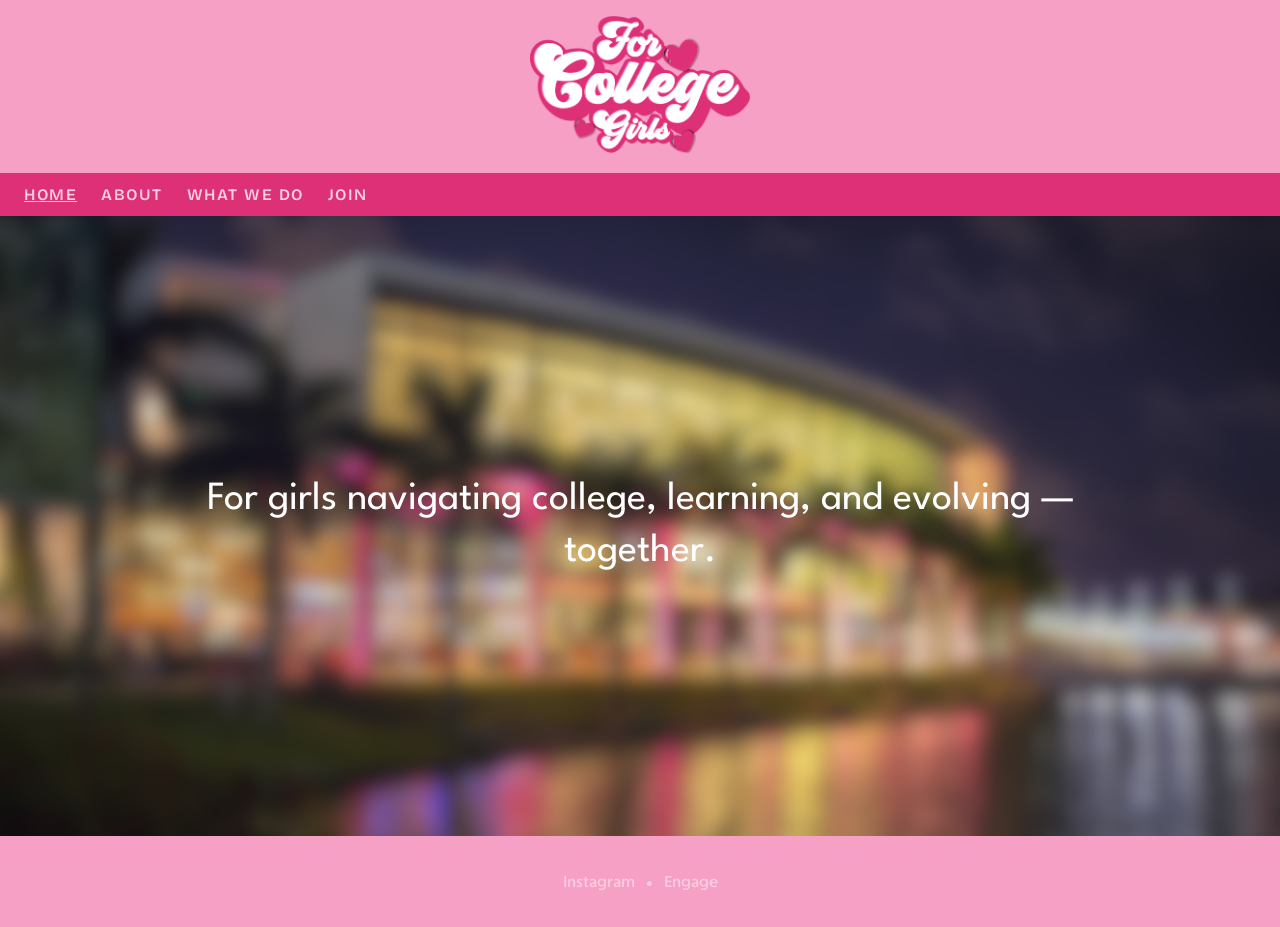
<file: index.html>
<!DOCTYPE html>
<html lang="en">
<head>
  <meta charset="utf-8">
  <title>For College Girls UM</title>

  <!-- Google Fonts -->
  <link rel="preconnect" href="https://fonts.googleapis.com">
  <link rel="preconnect" href="https://fonts.gstatic.com" crossorigin>
  <link href="https://fonts.googleapis.com/css2?family=Bricolage+Grotesque:opsz,wght@12..96,200..800&family=Crimson+Pro:ital,wght@0,200..900;1,200..900&family=League+Spartan:wght@100..900&family=TASA+Explorer:wght@400..800&display=swap" rel="stylesheet">

  <link rel="stylesheet" href="css/finalstyle.css">
</head>

<body class="home">

<!------------------------------------------->
<!--        top of the page with logo      -->
<!------------------------------------------->
<header class="site-header">
    <div></div> <!-- empty space to put the logo in -->
  
    <a href="index.html">
      <img
        src="images/forcollegegirls-logo.png"
        alt="For College Girls UM logo"
        class="site-logo"
      >
    </a>
  
    <div></div> <!-- empty space again-->
  </header>
  

<!-------------------------------------->
<!--             navigation           -->
<!-------------------------------------->
<nav class="site-nav">
  <ul>
    <li><a class="current" href="index.html">HOME</a></li>
    <li><a href="about.html">ABOUT</a></li>
    <li><a href="mission.html">WHAT WE DO</a></li>
    <li><a href="contact.html">JOIN</a></li>
  </ul>
</nav>

<!-------------------------------------->
<!--          main page content       -->
<!-------------------------------------->
<main>
  <section class="homepage-banner">
    <p>For girls navigating college, learning, and evolving — together.</p>
  </section>
</main>

<!-------------------------------------->
<!--            bottom band           -->
<!-------------------------------------->
<footer class="site-footer">
    <p class="footer-links">
      <a href="https://www.instagram.com/forcollegegirlsum/">Instagram</a>
      <span class="divider">•</span>
      <a href="https://miami.campuslabs.com/engage/organization/forcollegegirls">Engage</a>
    </p>
  </footer>
  

</body>
</html>
</file>
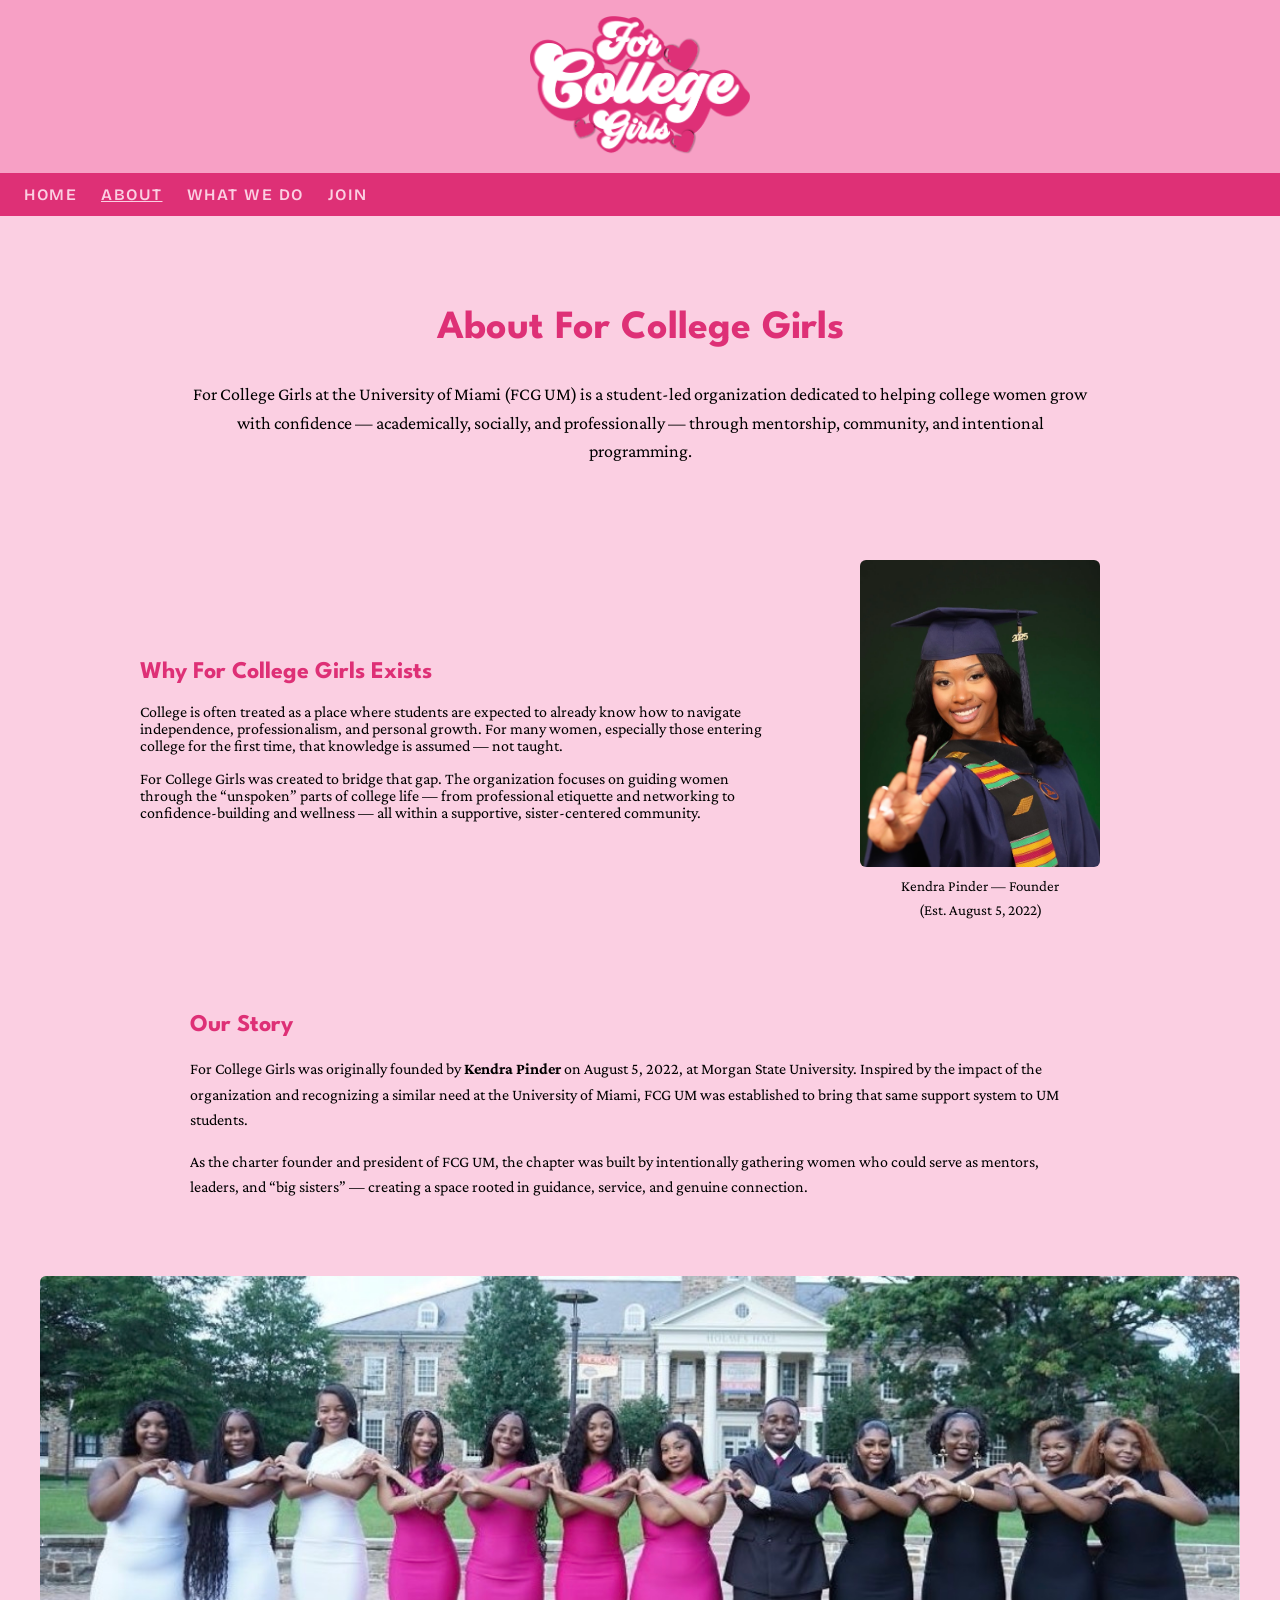
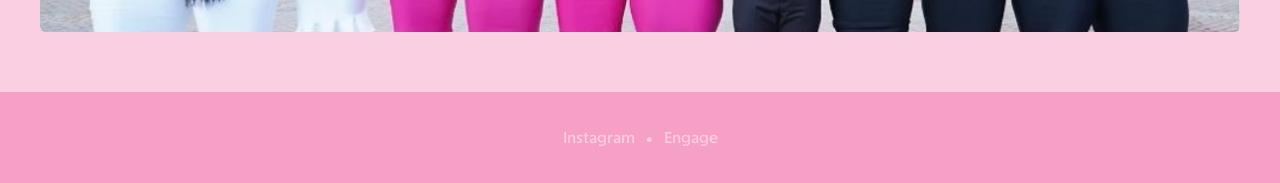
<file: about.html>
<!DOCTYPE html>
<html lang="en">
<head>
  <meta charset="utf-8">
  <title>About | For College Girls UM</title>

  <!-- Google Fonts -->
  <link rel="preconnect" href="https://fonts.googleapis.com">
  <link rel="preconnect" href="https://fonts.gstatic.com" crossorigin>
  <link href="https://fonts.googleapis.com/css2?family=Bricolage+Grotesque:opsz,wght@12..96,200..800&family=Crimson+Pro:ital,wght@0,200..900;1,200..900&family=League+Spartan:wght@100..900&family=TASA+Explorer:wght@400..800&display=swap" rel="stylesheet">

  <link rel="stylesheet" href="css/finalstyle.css">
</head>

<body>

<!------------------------------------------->
<!--        top of the page with logo      -->
<!------------------------------------------->
<header class="site-header">
  <div></div> <!-- empty space to put the logo in -->

  <a href="index.html">
    <img
      src="images/forcollegegirls-logo.png"
      alt="For College Girls UM logo"
      class="site-logo"
    >
  </a>

  <div></div> <!-- empty space again-->
</header>

<!-------------------------------------->
<!--            navigation            -->
<!-------------------------------------->
<nav class="site-nav">
  <ul>
    <li><a href="index.html">HOME</a></li>
    <li><a class="current" href="about.html">ABOUT</a></li>
    <li><a href="mission.html">WHAT WE DO</a></li>
    <li><a href="contact.html">JOIN</a></li>
  </ul>
</nav>

<!-------------------------------------->
<!--           about content          -->
<!-------------------------------------->
<main class="about-page">

  <section class="about-intro">
    <h1>About For College Girls</h1>
    <p>
      For College Girls at the University of Miami (FCG UM) is a student-led organization
      dedicated to helping college women grow with confidence — academically, socially,
      and professionally — through mentorship, community, and intentional programming.
    </p>
  </section>

  <section class="about-founder">
    <div class="about-text">
      <h2>Why For College Girls Exists</h2>
      <p>
        College is often treated as a place where students are expected to already know how
        to navigate independence, professionalism, and personal growth. For many women,
        especially those entering college for the first time, that knowledge is assumed — not taught.
      </p>
      <p>
        For College Girls was created to bridge that gap. The organization focuses on guiding women
        through the “unspoken” parts of college life — from professional etiquette and networking
        to confidence-building and wellness — all within a supportive, sister-centered community.
      </p>
    </div>

    <figure class="founder-image">
        <img src="images/founder-headshot.jpg" alt="Kendra Pinder, Founder of For College Girls">
        <figcaption>Kendra Pinder — Founder </figcaption>
            <figcaption>(Est. August 5, 2022)</figcaption>
      </figure>
      
  </section>

  <section class="about-history">
    <h2>Our Story</h2>
    <p>
      For College Girls was originally founded by <strong>Kendra Pinder</strong> on August 5, 2022,
      at Morgan State University. Inspired by the impact of the organization and recognizing a
      similar need at the University of Miami, FCG UM was established to bring that same
      support system to UM students.
    </p>
    <p>
      As the charter founder and president of FCG UM, the chapter was built by intentionally
      gathering women who could serve as mentors, leaders, and “big sisters” — creating a space
      rooted in guidance, service, and genuine connection.
    </p>
  </section>

  <section class="about-eboard">
    <img src="images/founding-eboard.jpg" alt="Founding executive board of For College Girls UM">
  </section>

</main>

<!-------------------------------------->
<!--           bottom band            -->
<!-------------------------------------->
<footer class="site-footer">
  <p class="footer-links">
    <a href="https://www.instagram.com/forcollegegirlsum/">Instagram</a>
    <span class="divider">•</span>
    <a href="https://miami.campuslabs.com/engage/organization/forcollegegirls">Engage</a>
  </p>
</footer>

</body>
</html>
</file>
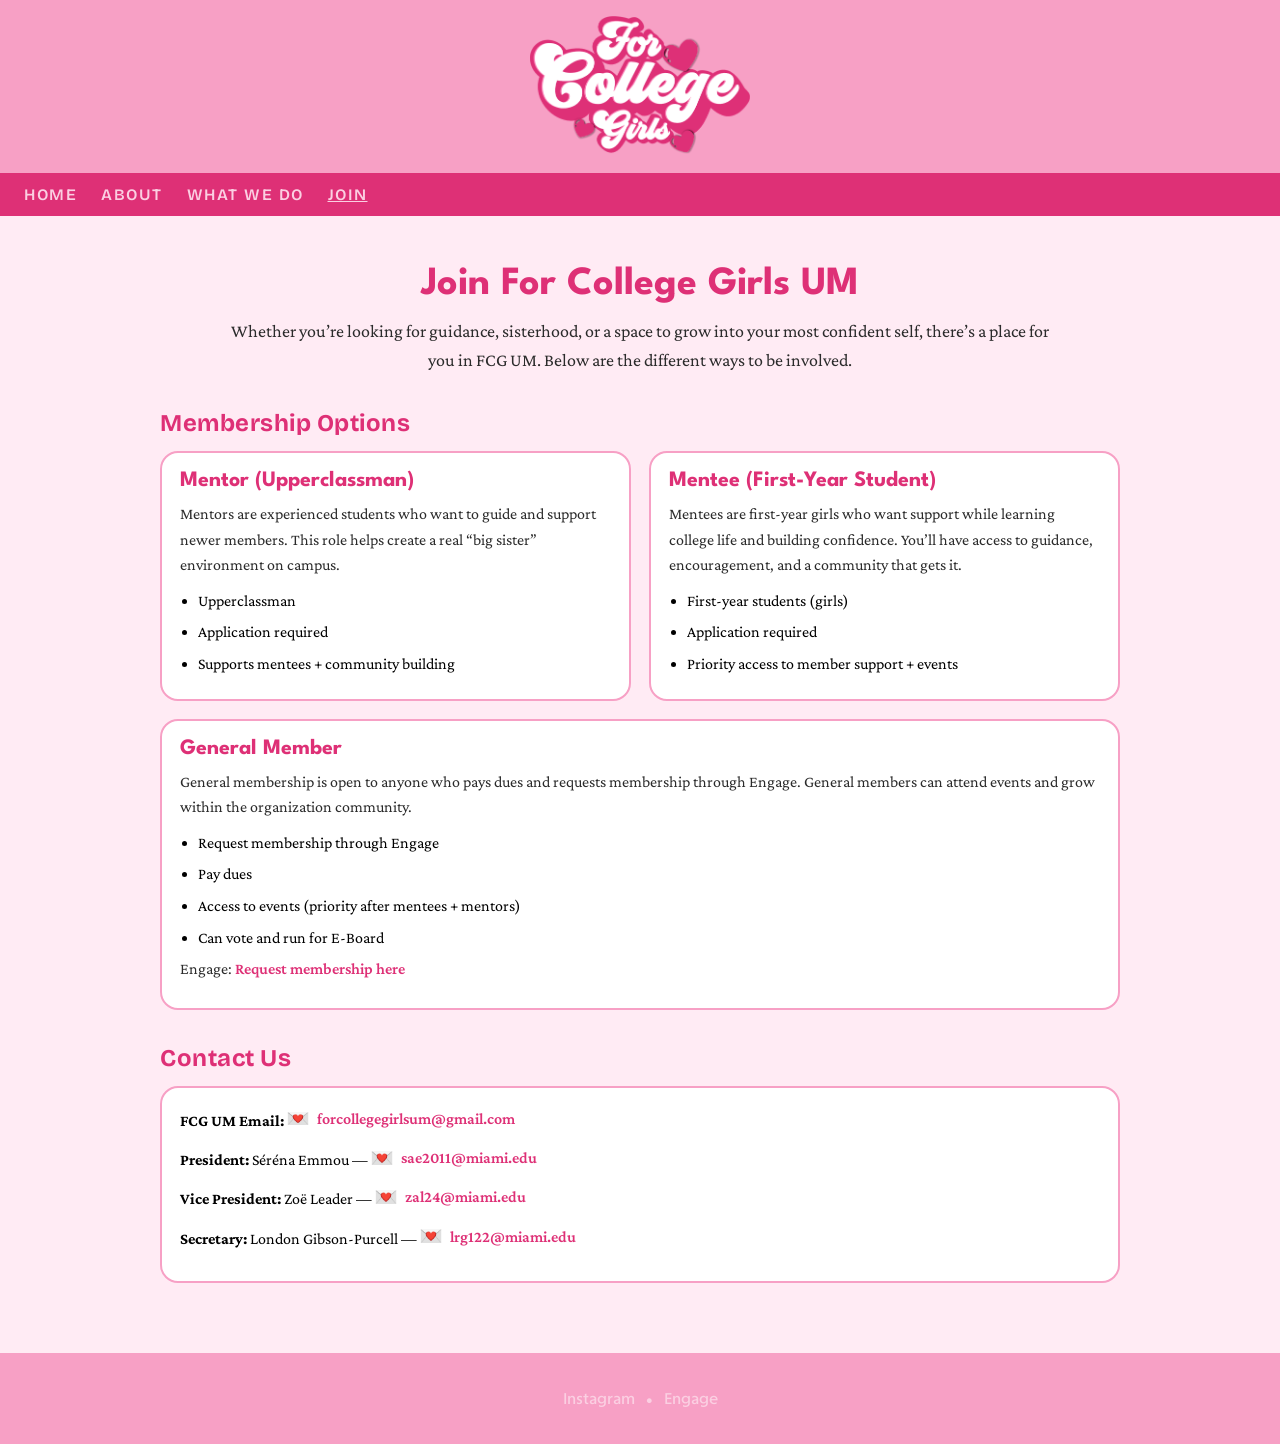
<file: contact.html>
<!DOCTYPE html>
<html lang="en">
<head>
  <meta charset="utf-8">
  <title>Join | For College Girls UM</title>

  <!-- Google Fonts -->
  <link rel="preconnect" href="https://fonts.googleapis.com">
  <link rel="preconnect" href="https://fonts.gstatic.com" crossorigin>
  <link href="https://fonts.googleapis.com/css2?family=Bricolage+Grotesque:opsz,wght@12..96,200..800&family=Crimson+Pro:ital,wght@0,200..900;1,200..900&family=League+Spartan:wght@100..900&family=TASA+Explorer:wght@400..800&display=swap" rel="stylesheet">

  <!-- One stylesheet for entire site -->
  <link rel="stylesheet" href="css/finalstyle.css">
</head>

<body>

<!------------------------------------------->
<!--        top of the page with logo      -->
<!------------------------------------------->
<header class="site-header">
  <div></div> <!-- empty space to put the logo in -->

  <a href="index.html">
    <img
      src="images/forcollegegirls-logo.png"
      alt="For College Girls UM logo"
      class="site-logo"
    >
  </a>

  <div></div> <!-- empty space again-->
</header>

<!-------------------------------------->
<!--            navigation            -->
<!-------------------------------------->
<nav class="site-nav">
  <ul>
    <li><a href="index.html">HOME</a></li>
    <li><a href="about.html">ABOUT</a></li>
    <li><a href="mission.html">WHAT WE DO</a></li>
    <li><a class="current" href="contact.html">JOIN</a></li>
  </ul>
</nav>

<!-------------------------------------->
<!--         main page content        -->
<!-------------------------------------->
<main class="join-page">

  <!-------------------------------------->
  <!--              intro               -->
  <!-------------------------------------->
  <section class="join-wrap">
    <h1 class="join-title">Join For College Girls UM</h1>
    <p class="join-intro">
      Whether you’re looking for guidance, sisterhood, or a space to grow into your most confident self,
      there’s a place for you in FCG UM. Below are the different ways to be involved.
    </p>

    <!-------------------------------------->
    <!--         membership options       -->
    <!-------------------------------------->
    <section class="join-section">
      <h2 class="join-heading">Membership Options</h2>

      <div class="join-grid">

        <article class="join-card">
          <h3>Mentor (Upperclassman)</h3>
          <p>
            Mentors are experienced students who want to guide and support newer members.
            This role helps create a real “big sister” environment on campus.
          </p>
          <ul>
            <li>Upperclassman</li>
            <li>Application required</li>
            <li>Supports mentees + community building</li>
          </ul>
        </article>

        <article class="join-card">
          <h3>Mentee (First-Year Student)</h3>
          <p>
            Mentees are first-year girls who want support while learning college life and building confidence.
            You’ll have access to guidance, encouragement, and a community that gets it.
          </p>
          <ul>
            <li>First-year students (girls)</li>
            <li>Application required</li>
            <li>Priority access to member support + events</li>
          </ul>
        </article>

        <article class="join-card wide">
          <h3>General Member</h3>
          <p>
            General membership is open to anyone who pays dues and requests membership through Engage.
            General members can attend events and grow within the organization community.
          </p>
          <ul>
            <li>Request membership through Engage</li>
            <li>Pay dues</li>
            <li>Access to events (priority after mentees + mentors)</li>
            <li>Can vote and run for E-Board</li>
          </ul>

          <p class="join-linkline">
            Engage: 
            <a href="https://miami.campuslabs.com/engage/organization/forcollegegirls">Request membership here</a>
          </p>
        </article>

      </div>
    </section>

    <!-------------------------------------->
    <!--            contacts              -->
    <!-------------------------------------->
    <section class="join-section">
      <h2 class="join-heading">Contact Us</h2>

      <div class="contact-card">
        <p class="contact-line">
          <strong>FCG UM Email:</strong>
          <a class="email-link" href="mailto:forcollegegirlsum@gmail.com">
            <img class="mail-emoji" src="images/love-letter-emoji.png" alt="Love letter emoji">
            forcollegegirlsum@gmail.com
          </a>
        </p>

        <p class="contact-line">
          <strong>President:</strong> Séréna Emmou —
          <a class="email-link" href="mailto:sae2011@miami.edu">
            <img class="mail-emoji" src="images/love-letter-emoji.png" alt="Love letter emoji">
            sae2011@miami.edu
          </a>
        </p>

        <p class="contact-line">
          <strong>Vice President:</strong> Zoë Leader —
          <a class="email-link" href="mailto:zal24@miami.edu">
            <img class="mail-emoji" src="images/love-letter-emoji.png" alt="Love letter emoji">
            zal24@miami.edu
          </a>
        </p>

        <p class="contact-line">
          <strong>Secretary:</strong> London Gibson-Purcell —
          <a class="email-link" href="mailto:lrg122@miami.edu">
            <img class="mail-emoji" src="images/love-letter-emoji.png" alt="Love letter emoji">
            lrg122@miami.edu
          </a>
        </p>
      </div>
    </section>

  </section>
</main>

<!-------------------------------------->
<!--            bottom band           -->
<!-------------------------------------->
<footer class="site-footer">
  <p class="footer-links">
    <a href="https://www.instagram.com/forcollegegirlsum/">Instagram</a>
    <span class="divider">•</span>
    <a href="https://miami.campuslabs.com/engage/organization/forcollegegirls">Engage</a>
  </p>
</footer>

</body>
</html>
</file>
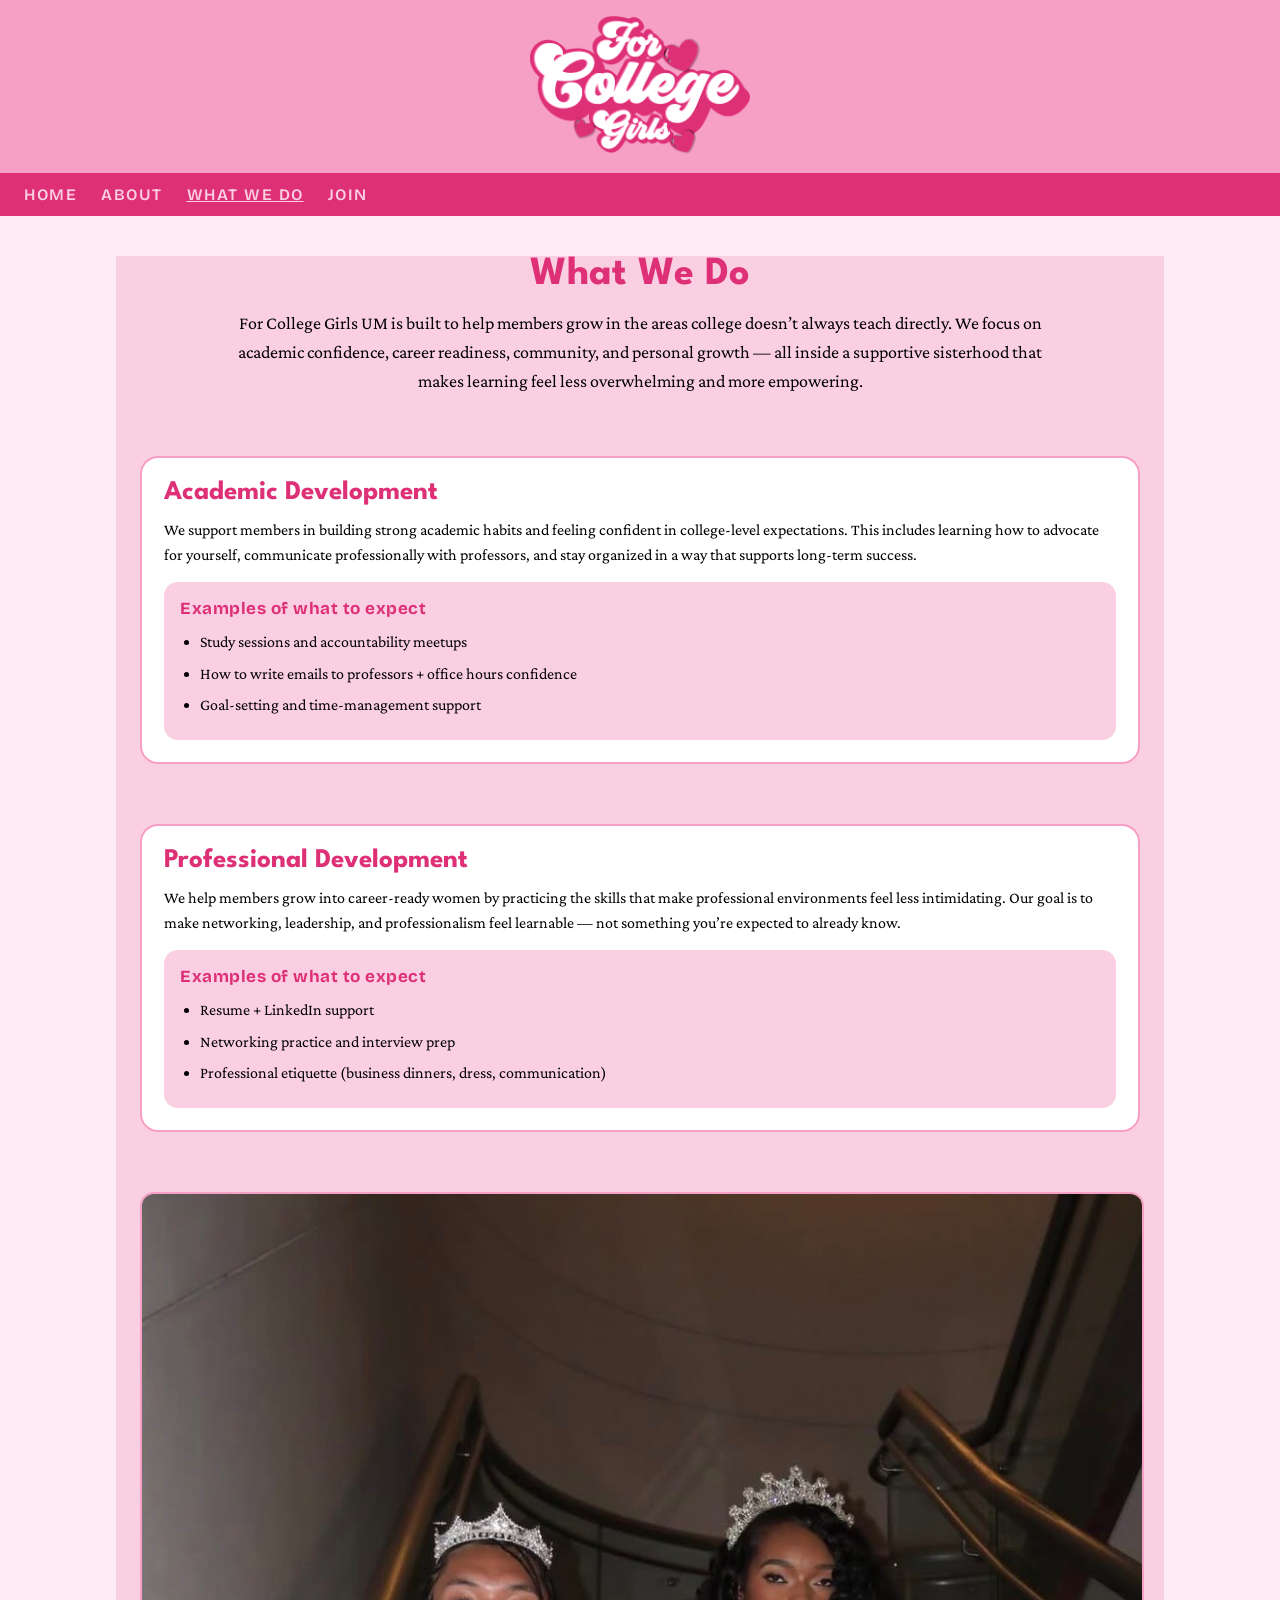
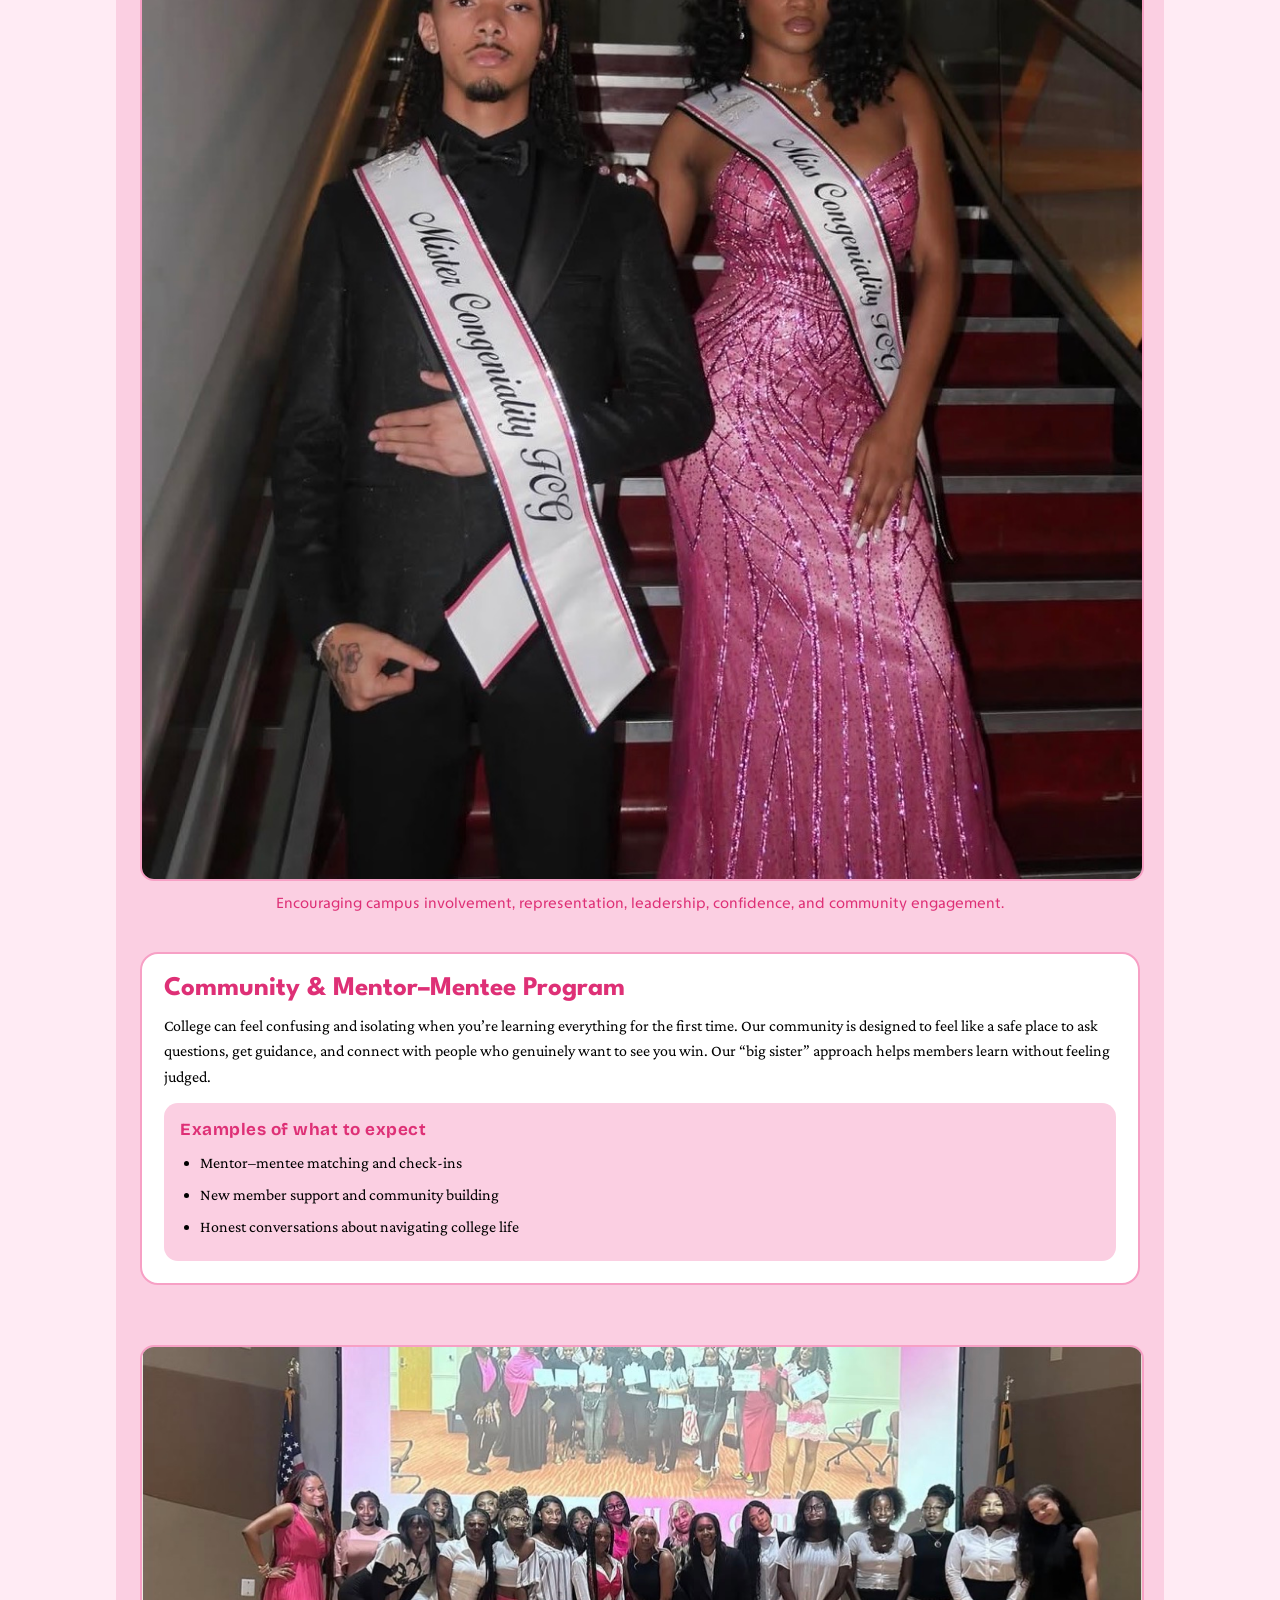
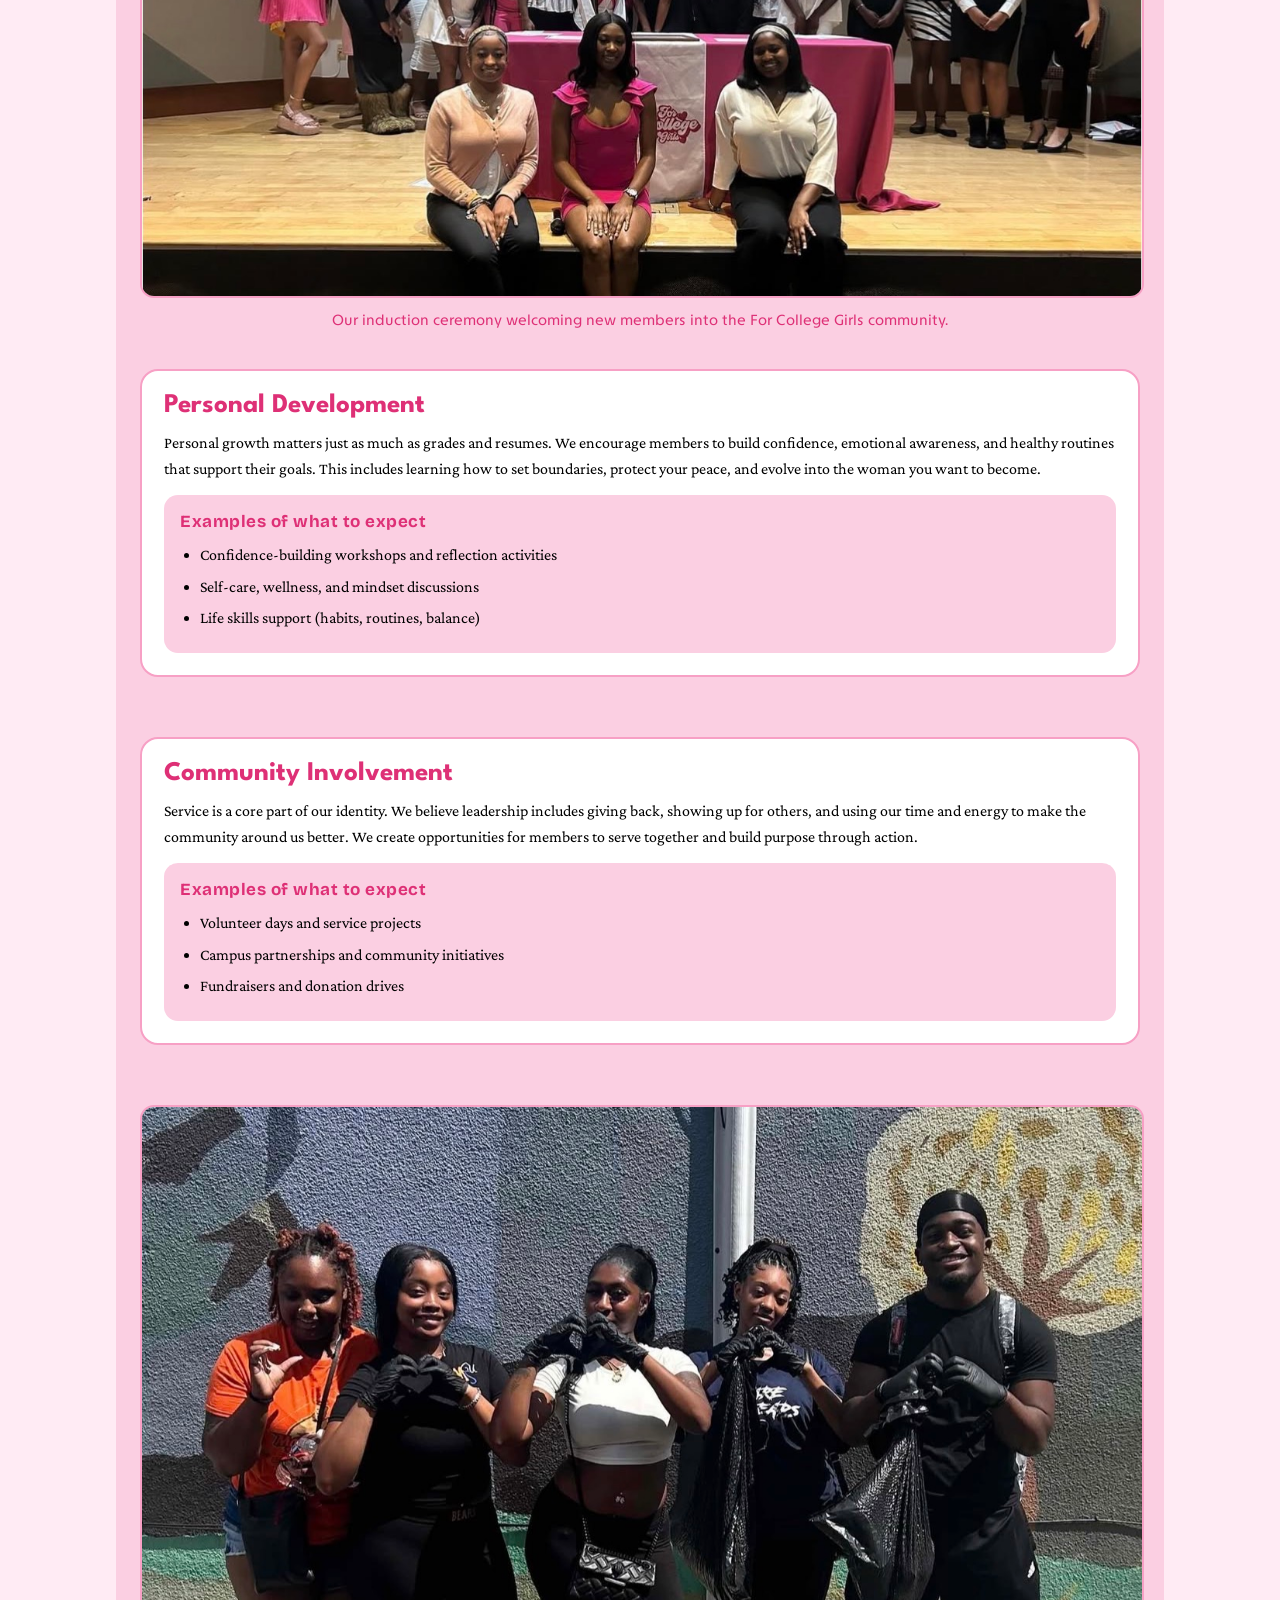
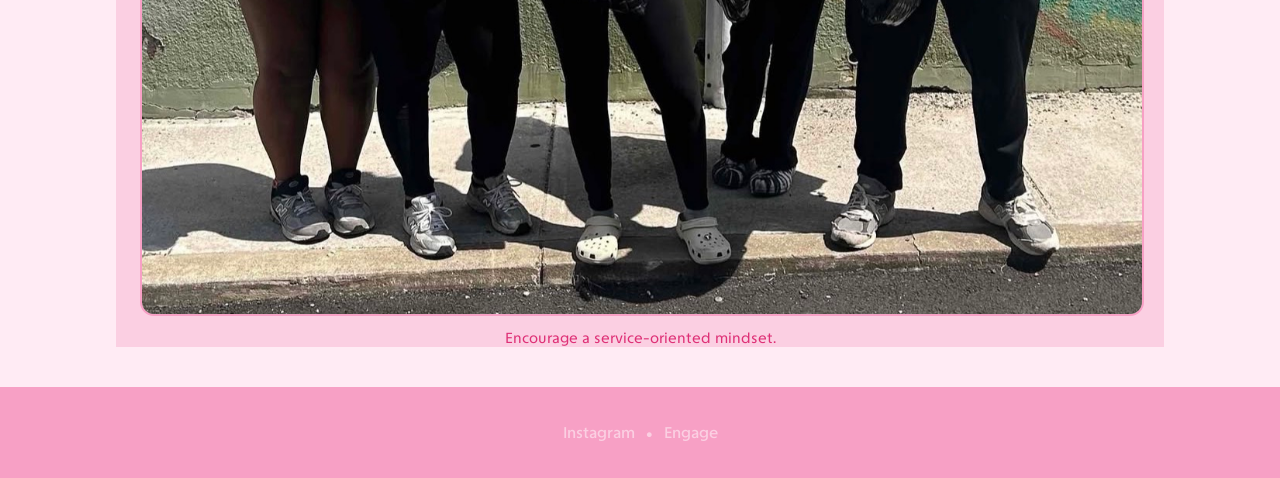
<file: mission.html>
<!DOCTYPE html>
<html lang="en">
<head>
  <meta charset="utf-8">
  <title>What We Do | For College Girls UM</title>

  <!-- Google Fonts -->
  <link rel="preconnect" href="https://fonts.googleapis.com">
  <link rel="preconnect" href="https://fonts.gstatic.com" crossorigin>
  <link href="https://fonts.googleapis.com/css2?family=Bricolage+Grotesque:opsz,wght@12..96,200..800&family=Crimson+Pro:ital,wght@0,200..900;1,200..900&family=League+Spartan:wght@100..900&family=TASA+Explorer:wght@400..800&display=swap" rel="stylesheet">

  <link rel="stylesheet" href="css/finalstyle.css">
</head>

<body>

<!------------------------------------------->
<!--        top of the page with logo      -->
<!------------------------------------------->
<header class="site-header">
  <div></div> <!-- empty space to put the logo in -->

  <a href="index.html">
    <img
      src="images/forcollegegirls-logo.png"
      alt="For College Girls UM logo"
      class="site-logo"
    >
  </a>

  <div></div> <!-- empty space again-->
</header>

<!-------------------------------------->
<!--             navigation            -->
<!-------------------------------------->
<nav class="site-nav">
  <ul>
    <li><a href="index.html">HOME</a></li>
    <li><a href="about.html">ABOUT</a></li>
    <li><a class="current" href="mission.html">WHAT WE DO</a></li>
    <li><a href="contact.html">JOIN</a></li>
  </ul>
</nav>

<!-------------------------------------->
<!--          main page content        -->
<!-------------------------------------->
<main class="page-content whatwedo-page">

  <!-------------------------------------->
  <!--           page heading           -->
  <!-------------------------------------->
  <section class="page-intro">
    <h1>What We Do</h1>
    <p>
      For College Girls UM is built to help members grow in the areas college doesn’t always teach directly.
      We focus on academic confidence, career readiness, community, and personal growth — all inside a supportive
      sisterhood that makes learning feel less overwhelming and more empowering.
    </p>
  </section>

  <!-------------------------------------->
  <!--      academic development        -->
  <!-------------------------------------->
  <section class="work-section" id="academic">
    <h2>Academic Development</h2>
    <p>
      We support members in building strong academic habits and feeling confident in college-level expectations.
      This includes learning how to advocate for yourself, communicate professionally with professors, and stay
      organized in a way that supports long-term success.
    </p>

    <div class="event-capsule">
      <h3>Examples of what to expect</h3>
      <ul>
        <li>Study sessions and accountability meetups</li>
        <li>How to write emails to professors + office hours confidence</li>
        <li>Goal-setting and time-management support</li>
      </ul>
    </div>
  </section>

  <!-------------------------------------->
  <!--    professional development      -->
  <!-------------------------------------->
  <section class="work-section" id="professional">
    <h2>Professional Development</h2>
    <p>
      We help members grow into career-ready women by practicing the skills that make professional environments feel
      less intimidating. Our goal is to make networking, leadership, and professionalism feel learnable — not something
      you’re expected to already know.
    </p>

    <div class="event-capsule">
      <h3>Examples of what to expect</h3>
      <ul>
        <li>Resume + LinkedIn support</li>
        <li>Networking practice and interview prep</li>
        <li>Professional etiquette (business dinners, dress, communication)</li>
      </ul>
    </div>
  </section>

  <figure class="section-image">
    <img src="images/miss-mister-congeniality.jpg" alt="Members participating in Miss and Mister Congeniality event">
    <figcaption>
      Encouraging campus involvement, representation, leadership, confidence, and community engagement.
    </figcaption>
  </figure>

  <!-------------------------------------->
  <!--  community + mentor-mentee       -->
  <!-------------------------------------->
  <section class="work-section" id="mentor">
    <h2>Community &amp; Mentor–Mentee Program</h2>
    <p>
      College can feel confusing and isolating when you’re learning everything for the first time. Our community is
      designed to feel like a safe place to ask questions, get guidance, and connect with people who genuinely want to
      see you win. Our “big sister” approach helps members learn without feeling judged.
    </p>

    <div class="event-capsule">
      <h3>Examples of what to expect</h3>
      <ul>
        <li>Mentor–mentee matching and check-ins</li>
        <li>New member support and community building</li>
        <li>Honest conversations about navigating college life</li>
      </ul>
    </div>
  </section>

  <figure class="section-image">
    <img src="images/induction.jpg" alt="For College Girls UM induction ceremony">
    <figcaption>
      Our induction ceremony welcoming new members into the For College Girls community.
    </figcaption>
  </figure>

  <!-------------------------------------->
  <!--     personal development         -->
  <!-------------------------------------->
  <section class="work-section" id="personal">
    <h2>Personal Development</h2>
    <p>
      Personal growth matters just as much as grades and resumes. We encourage members to build confidence, emotional
      awareness, and healthy routines that support their goals. This includes learning how to set boundaries, protect
      your peace, and evolve into the woman you want to become.
    </p>

    <div class="event-capsule">
      <h3>Examples of what to expect</h3>
      <ul>
        <li>Confidence-building workshops and reflection activities</li>
        <li>Self-care, wellness, and mindset discussions</li>
        <li>Life skills support (habits, routines, balance)</li>
      </ul>
    </div>
  </section>

  <!-------------------------------------->
  <!--     community involvement        -->
  <!-------------------------------------->
  <section class="work-section" id="service">
    <h2>Community Involvement</h2>
    <p>
      Service is a core part of our identity. We believe leadership includes giving back, showing up for others, and
      using our time and energy to make the community around us better. We create opportunities for members to serve
      together and build purpose through action.
    </p>

    <div class="event-capsule">
      <h3>Examples of what to expect</h3>
      <ul>
        <li>Volunteer days and service projects</li>
        <li>Campus partnerships and community initiatives</li>
        <li>Fundraisers and donation drives</li>
      </ul>
    </div>
  </section>

  <figure class="section-image">
    <img src="images/community-cleanup.jpg" alt="Members participating in a community cleanup service event">
    <figcaption>
        Encourage a service-oriented mindset.
    </figcaption>
  </figure>

</main>

<!-------------------------------------->
<!--            bottom band           -->
<!-------------------------------------->
<footer class="site-footer">
  <p class="footer-links">
    <a href="https://www.instagram.com/forcollegegirlsum/">Instagram</a>
    <span class="divider">•</span>
    <a href="https://miami.campuslabs.com/engage/organization/forcollegegirls">Engage</a>
  </p>
</footer>

</body>
</html>
</file>
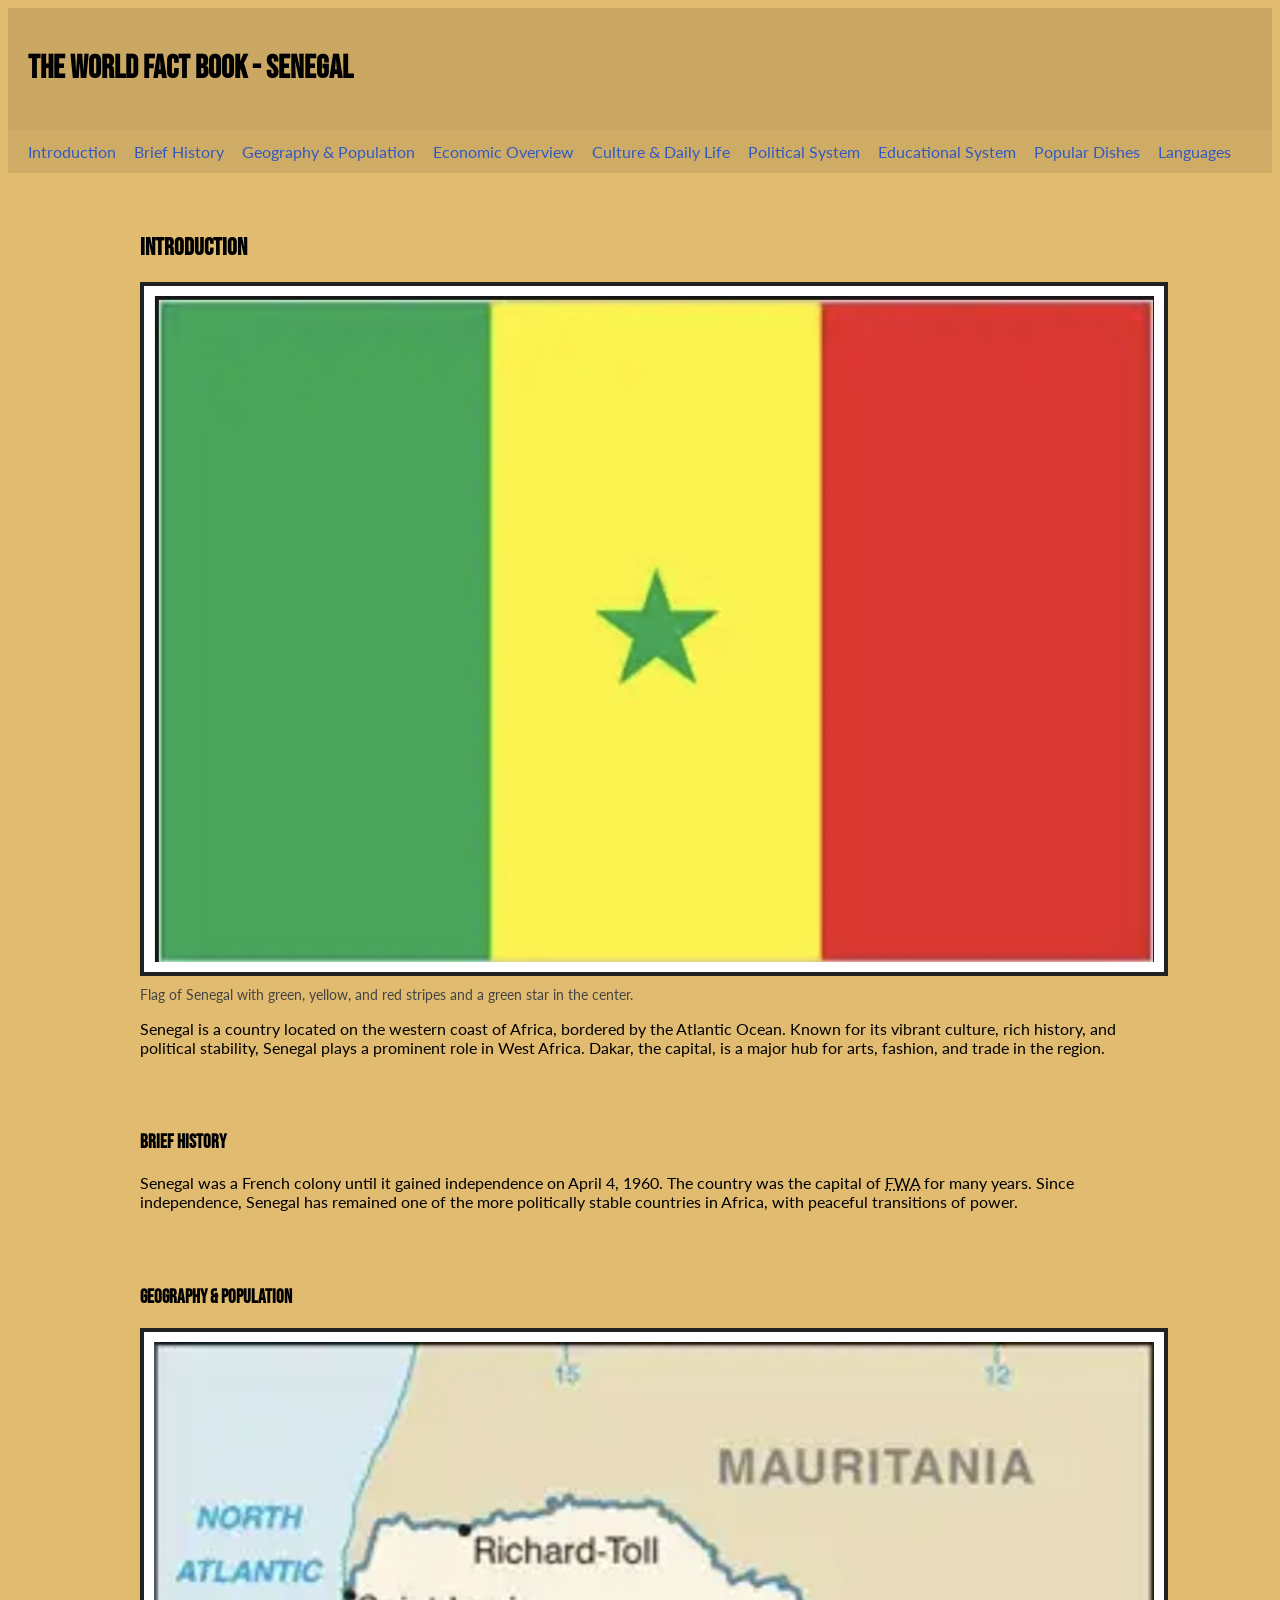
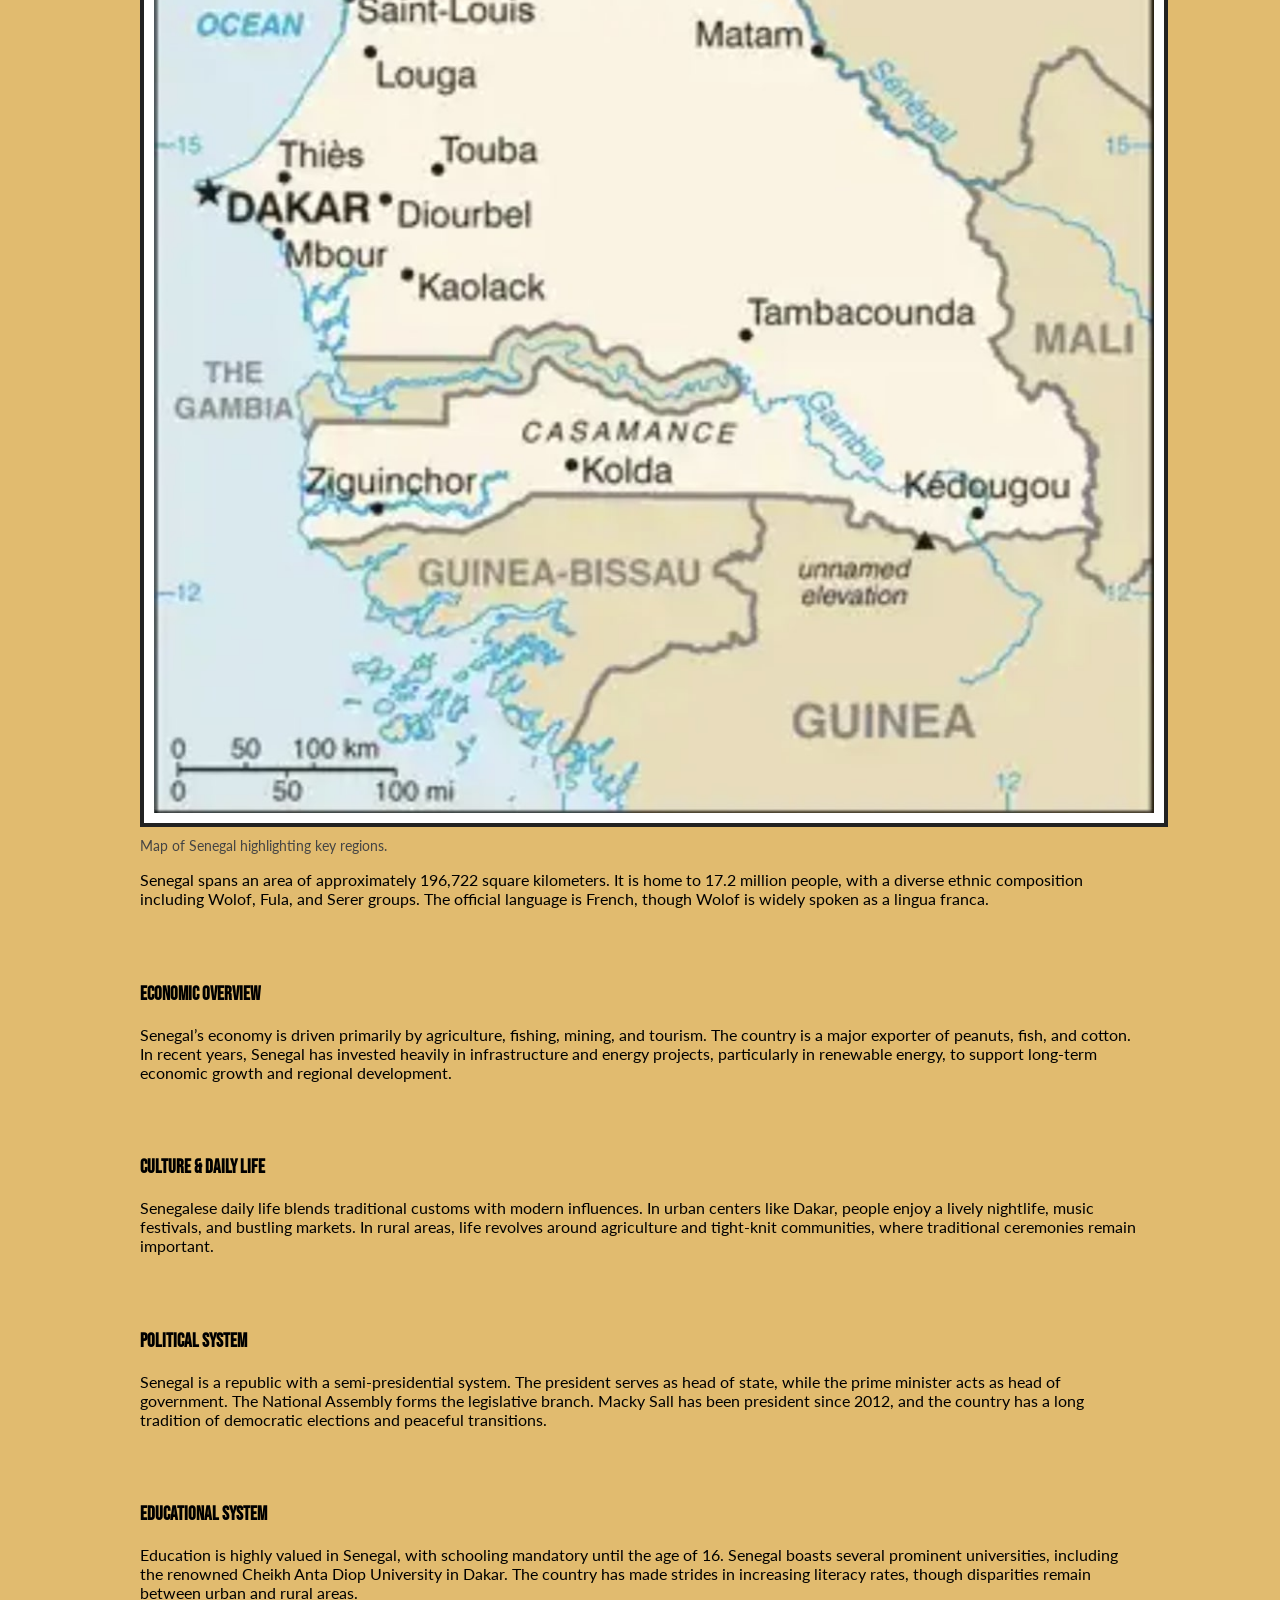
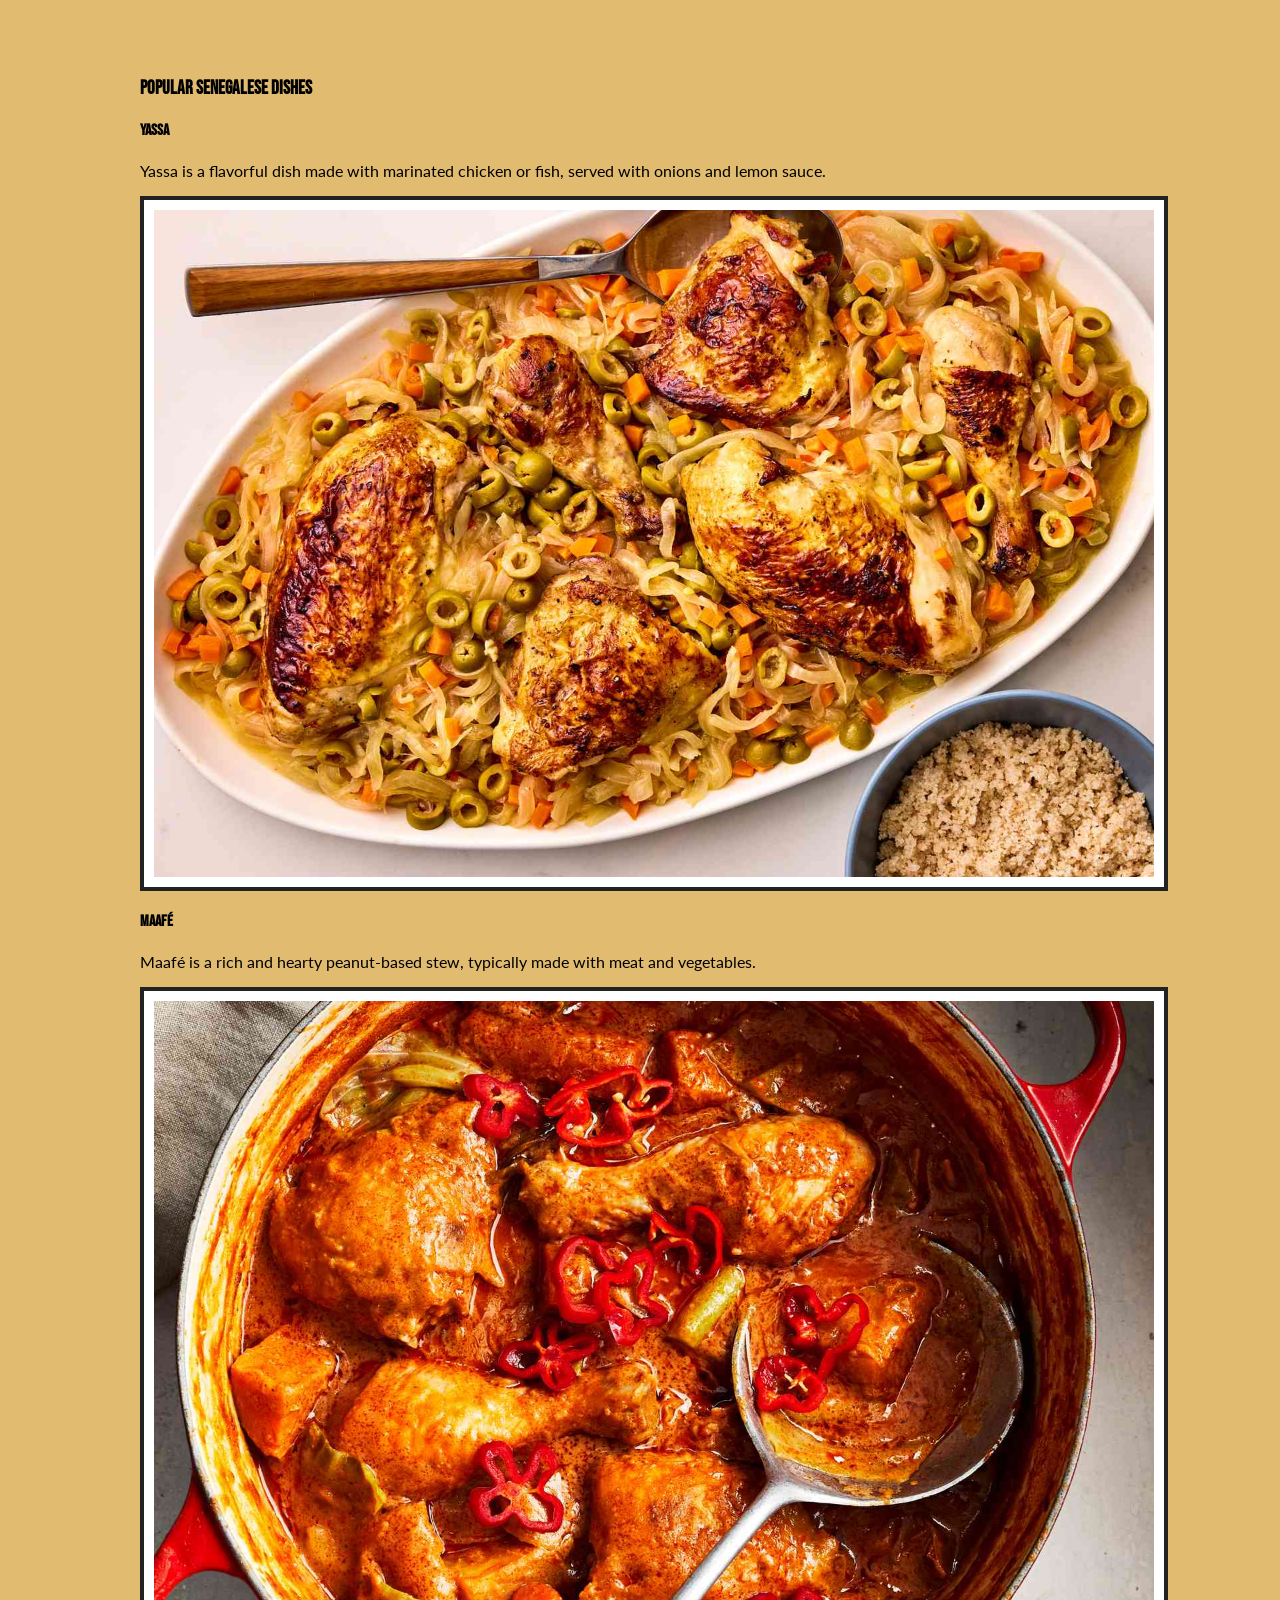
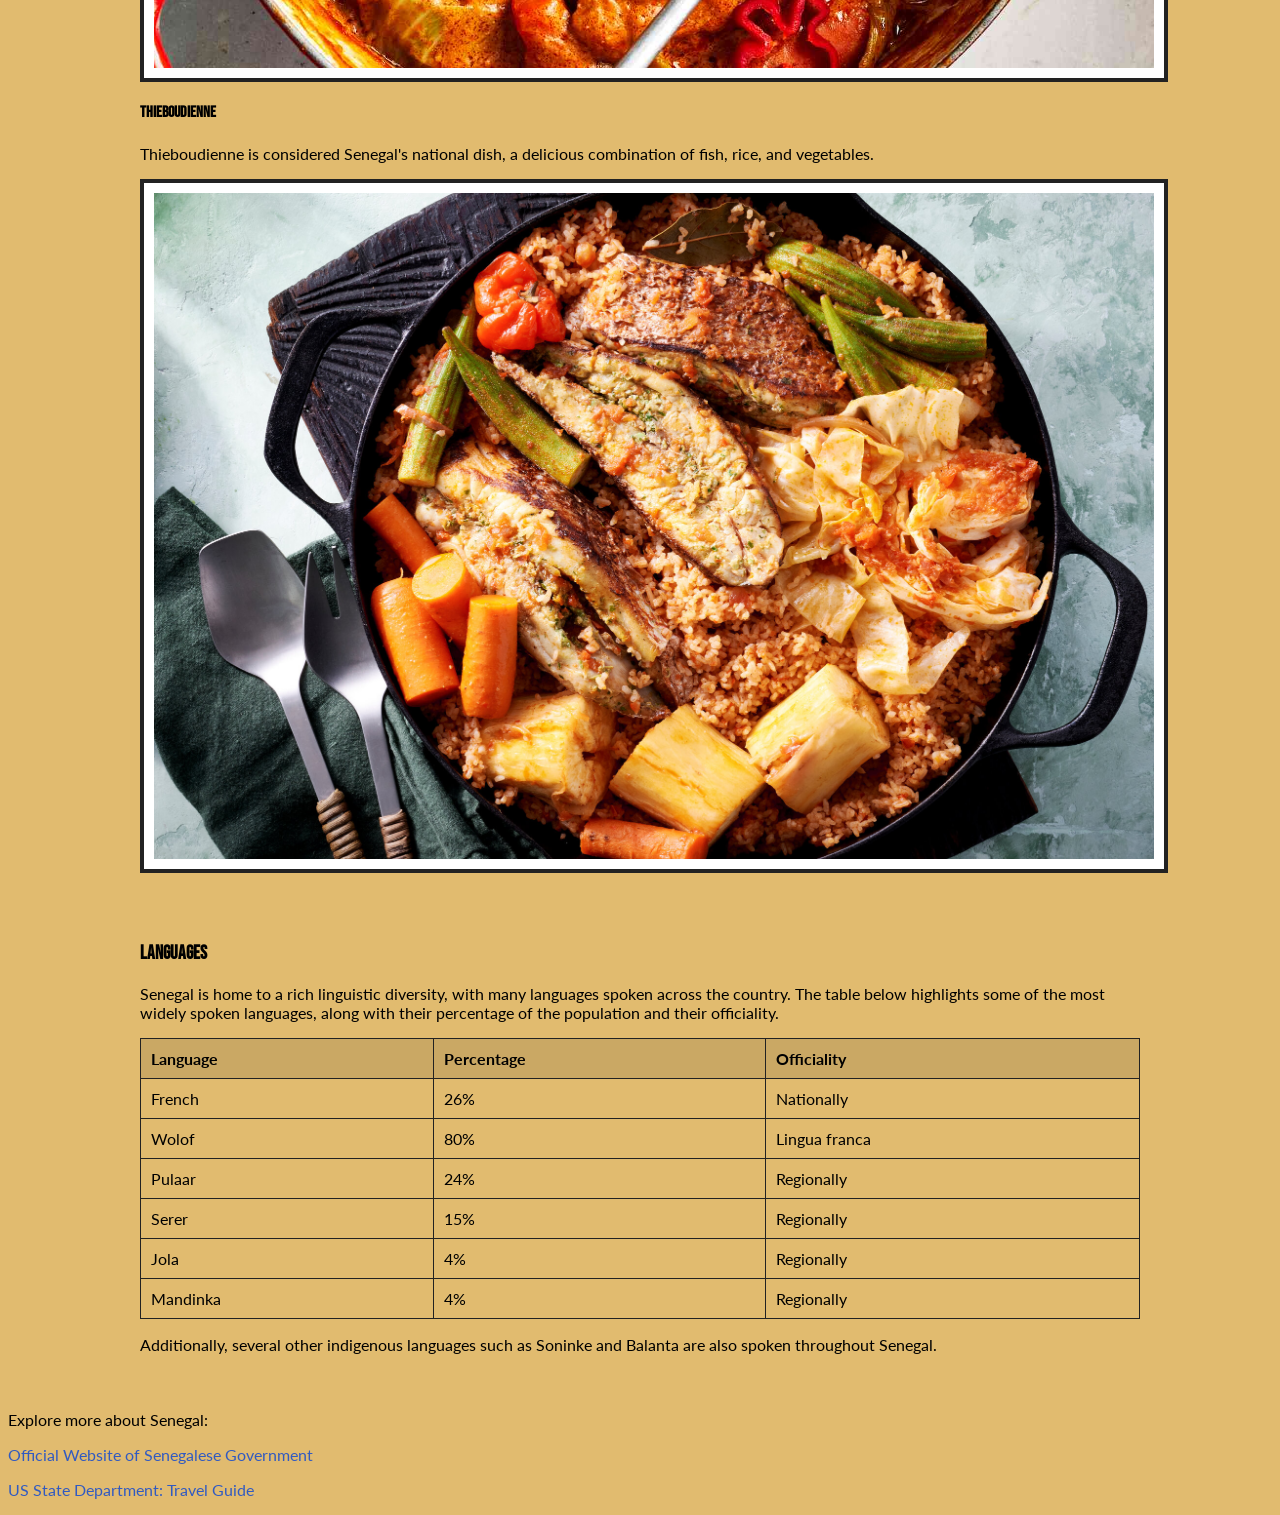
<file: senegal.html>
<!DOCTYPE html>
<html lang="en">

<head>
    <meta charset="utf-8">
    <title>The World Factbook - Senegal</title>
    <link rel="preconnect" href="https://fonts.googleapis.com">
    <link rel="preconnect" href="https://fonts.gstatic.com" crossorigin>
    <link
        href="https://fonts.googleapis.com/css2?family=Bebas+Neue&family=Lato:ital,wght@0,100;0,300;0,400;0,700;0,900;1,100;1,300;1,400;1,700;1,900&display=swap"
        rel="stylesheet">



    <link rel="stylesheet" href="css/style.css">
</head>

<body>
    <!-- Header section with main title -->
    <header>
        <h1>The World Fact Book - Senegal</h1>
    </header>

    <!-- Navigation section to help users jump to different sections -->
    <nav>
        <ul>
            <li><a href="#intro">Introduction</a></li>
            <li><a href="#history">Brief History</a></li>
            <li><a href="#geography">Geography & Population</a></li>
            <li><a href="#economy">Economic Overview</a></li>
            <li><a href="#culture">Culture & Daily Life</a></li>
            <li><a href="#politics">Political System</a></li>
            <li><a href="#education">Educational System</a></li>
            <li><a href="#cuisine">Popular Dishes</a></li>
            <li><a href="#languages">Languages</a></li>
        </ul>
    </nav>

    <main>

        <!-- Introduction to Senegal with an image of the flag -->
        <section id="intro">
            <h2>Introduction</h2>
            <figure>
                <img src="images/senegalese-flag.jpg" alt="Flag of Senegal">
                <figcaption>Flag of Senegal with green, yellow, and red stripes and a green star in the center.
                </figcaption>
            </figure>
            <p>Senegal is a country located on the western coast of Africa, bordered by the Atlantic Ocean. Known for
                its vibrant culture, rich history, and political stability, Senegal plays a prominent role in West
                Africa. Dakar, the capital, is a major hub for arts, fashion, and trade in the region.</p>
        </section>

        <!-- Brief history of Senegal encapsulated in an article tag -->
        <article id="history">
            <h3>Brief History</h3>
            <p>Senegal was a French colony until it gained independence on <time datetime="1960-04-04">April 4,
                    1960</time>. The country was the capital of <abbr title="French West Africa">FWA</abbr> for many
                years. Since independence, Senegal has remained one of the more politically stable countries in Africa,
                with peaceful transitions of power.</p>
        </article>

        <!-- Geography and population details with an image of the map -->
        <section id="geography">
            <h3>Geography & Population</h3>
            <figure>
                <img src="images/senegalese-map.jpg" alt="Map of Senegal">
                <figcaption>Map of Senegal highlighting key regions.</figcaption>
            </figure>
            <p>Senegal spans an area of approximately 196,722 square kilometers. It is home to 17.2 million people, with
                a diverse ethnic composition including Wolof, Fula, and Serer groups. The official language is French,
                though Wolof is widely spoken as a lingua franca.</p>
        </section>

        <!-- Economic overview of Senegal -->
        <section id="economy">
            <h3>Economic Overview</h3>
            <p>
                Senegal’s economy is driven primarily by agriculture, fishing, mining, and tourism.
                The country is a major exporter of peanuts, fish, and cotton. In recent years, Senegal
                has invested heavily in infrastructure and energy projects, particularly in renewable
                energy, to support long-term economic growth and regional development.
            </p>
        </section>

        <!-- Daily life and cultural notes about Senegal -->
        <section id="culture">
            <h3>Culture & Daily Life</h3>
            <p>Senegalese daily life blends traditional customs with modern influences. In urban centers like Dakar,
                people enjoy a lively nightlife, music festivals, and bustling markets. In rural areas, life revolves
                around agriculture and tight-knit communities, where traditional ceremonies remain important.</p>
        </section>

        <!-- Political structure and government details -->
        <section id="politics">
            <h3>Political System</h3>
            <p>Senegal is a republic with a semi-presidential system. The president serves as head of state, while the
                prime minister acts as head of government. The National Assembly forms the legislative branch. Macky
                Sall has been president since 2012, and the country has a long tradition of democratic elections and
                peaceful transitions.</p>
        </section>

        <!-- Overview of education system -->
        <section id="education">
            <h3>Educational System</h3>
            <p>Education is highly valued in Senegal, with schooling mandatory until the age of 16. Senegal boasts
                several prominent universities, including the renowned Cheikh Anta Diop University in Dakar. The country
                has made strides in increasing literacy rates, though disparities remain between urban and rural areas.
            </p>
        </section>

        <!-- Popular foods of Senegal -->
        <section id="cuisine">
            <h3>Popular Senegalese Dishes</h3>

            <h4>Yassa</h4>
            <p>Yassa is a flavorful dish made with marinated chicken or fish, served with onions and lemon sauce.</p>
            <img src="images/yassa.jpg" alt="Yassa dish">

            <h4>Maafé</h4>
            <p>Maafé is a rich and hearty peanut-based stew, typically made with meat and vegetables.</p>
            <img src="images/maafe.jpg" alt="Maafé dish">

            <h4>Thieboudienne</h4>
            <p>Thieboudienne is considered Senegal's national dish, a delicious combination of fish, rice, and
                vegetables.</p>
            <img src="images/thieboudienne.jpg" alt="Thieboudienne dish">
        </section>

        <!-- Languages spoken in Senegal -->
        <article id="languages">
            <h3>Languages</h3>
            <p>Senegal is home to a rich linguistic diversity, with many languages spoken across the country. The table
                below highlights some of the most widely spoken languages, along with their percentage of the population
                and their officiality.</p>
            <table>
                <tr>
                    <th>Language</th>
                    <th>Percentage</th>
                    <th>Officiality</th>
                </tr>
                <tr>
                    <td>French</td>
                    <td>26%</td>
                    <td>Nationally</td>
                </tr>
                <tr>
                    <td>Wolof</td>
                    <td>80%</td>
                    <td>Lingua franca</td>
                </tr>
                <tr>
                    <td>Pulaar</td>
                    <td>24%</td>
                    <td>Regionally</td>
                </tr>
                <tr>
                    <td>Serer</td>
                    <td>15%</td>
                    <td>Regionally</td>
                </tr>
                <tr>
                    <td>Jola</td>
                    <td>4%</td>
                    <td>Regionally</td>
                </tr>
                <tr>
                    <td>Mandinka</td>
                    <td>4%</td>
                    <td>Regionally</td>
                </tr>
            </table>
            <p>Additionally, several other indigenous languages such as Soninke and Balanta are also spoken throughout
                Senegal.</p>
        </article>

    </main>

    <!-- Footer with external links -->
    <footer>
        <p>Explore more about Senegal:</p>
        <p><a href="https://primature.sn/">Official Website of Senegalese Government</a></p>
        <p><a
                href="https://travel.state.gov/content/travel/en/international-travel/International-Travel-Country-Information-Pages/Senegal.html">US
                State Department: Travel Guide</a></p>
    </footer>
</body>

</html>
</file>
<file: css/finalstyle.css>
/*---------------------------------*/
 /*----- basic page styling --------*/
/*---------------------------------*/

body {
  margin: 0;
  font-family: "Crimson Pro", serif;
  background-color: #ffebf4;
}

  
    /*-----------------------------------------------*/
   /*--------- top of the page with logo -----------*/
  /*-----------------------------------------------*/
  
  .site-header {
    background-color: #f7a0c5;
    display: grid;
    grid-template-columns: 1fr auto 1fr;
    align-items: center;
    padding: 16px 24px;
  }  
  
  
  .site-logo {
    max-width: 220px;
    height: auto;
    justify-self: center;
  }
  
    /*---------------------------------*/
   /*----- navigation bar ------------*/
  /*---------------------------------*/
  
  .site-nav {
    background-color: #de3076;
  }
  
  .site-nav ul {
    list-style: none;
    margin: 0;
    padding: 12px 24px;
    display: flex;
    gap: 24px;
  }
  
  .site-nav a {
    font-family: "Bricolage Grotesque", sans-serif;
    color: #fbcfe2;
    text-decoration: none;
    font-weight: 600;
    letter-spacing: 1.5px;
  }
  
  .site-nav a:hover {
    text-decoration: underline;
  }
  
  .site-nav a.current {
    text-decoration: underline;
  }
  
    /*---------------------------------*/
   /*--------- main layout -----------*/
  /*---------------------------------*/
  
  main {
    max-width: 100%;
  }
  
  /*---------------------------------*/
 /*------- homepage banner ---------*/
/*---------------------------------*/

.homepage-banner {
    min-height: 60vh; 
    background-image: url("../images/blurrylakebackground.png");
    background-size: cover;
    background-position: center;
  
    display: grid;
    place-items: center;
  
    text-align: center;
    padding: 40px;
  }
  
  .homepage-banner p {
    font-family: "League Spartan", sans-serif;
    color: #ffffff;
    font-size: 40px;
    max-width: 1000px;
    line-height: 1.3;
  }

  
    /*---------------------------------*/
   /*-------- footer band ------------*/
  /*---------------------------------*/




  .site-footer {
    background-color: #f7a0c5;
    text-align: center;
    padding: 20px;
  }
  
  .site-footer a {
    font-family: "TASA Explorer", sans-serif;
    color: #fbcfe2;
    text-decoration: none;
    font-weight: 500;
  }

  .footer-links {
    color: #fbcfe2;
  }

  .divider {
    color: #fbcfe2; 
    margin: 0 8px;  /* space for sides of the dot DO NOT DELELE */
  }
  
  .site-footer a:hover {
    text-decoration: underline;
  }
  
  /*---------------------------------*/
 /*----------- about page ----------*/
/*---------------------------------*/

.about-page {
  background-color: #fbcfe2;
  padding: 60px 40px;
  display: grid;
  row-gap: 60px;
}

.about-intro {
  max-width: 900px;
  margin: 0 auto;
  text-align: center;
}

.about-intro h1 {
  font-family: "League Spartan", sans-serif;
  font-size: 40px;
  color: #de3076;
}

.about-intro p {
  font-size: 18px;
  line-height: 1.6;
}

.about-founder {
  max-width: 1000px;
  margin: 0 auto;
  display: grid;
  grid-template-columns: 2fr 1fr;
  gap: 40px;
  align-items: center;
}

.about-founder h2 {
  font-family: "League Spartan", sans-serif;
  color: #de3076;
}

.founder-image img {
  width: 100%;
  border-radius: 6px;
}

.founder-image figcaption {
  text-align: center;
  font-size: 15px;
  margin-top: 8px;
}

.about-history {
  max-width: 900px;
  margin: 0 auto;
}

.about-history h2 {
  font-family: "League Spartan", sans-serif;
  color: #de3076;
}

.about-history p {
  line-height: 1.6;
  margin-bottom: 16px;
}

.about-eboard img {
  width: 100%;
  display: block;
  border-radius: 6px;
}

/*---------------------------------*/
/* ---- sitewide link states ------ */
/*---------------------------------*/

/* nav links */
.site-nav a:link {
  color: #fbcfe2;
}

.site-nav a:visited {
  color: #fbcfe2;
}

.site-nav a:hover {
  text-decoration: underline;
}

.site-nav a:active {
  color: #ffffff;
}

.site-nav a:focus {
  outline: 2px solid #fbcfe2;
  outline-offset: 2px;
}

/* footer links */
.site-footer a:link {
  color: #fbcfe2;
}

.site-footer a:visited {
  color: #fbcfe2;
}

.site-footer a:hover {
  text-decoration: underline;
}

.site-footer a:active {
  color: #ffffff;
}

.site-footer a:focus {
  outline: 2px solid #de3076;
  outline-offset: 2px;
}

  /*---------------------------------*/
 /*----- mission / what we do ------*/
/*---------------------------------*/

.whatwedo-page {
  background-color: #fbcfe2;
  padding: 60px 0 80px;
}

.page-content {
  max-width: 1000px;
  margin: 40px auto;
  padding: 0 24px;
}

.page-intro {
  margin-bottom: 60px;
  text-align: center;
}

.page-intro h1 {
  font-family: "League Spartan", sans-serif;
  font-size: 40px;
  margin: 0 0 16px;
  color: #de3076;
}

.page-intro p {
  font-size: 18px;
  line-height: 1.6;
  max-width: 850px;
  margin: 0 auto;
}

.work-section {
  margin-bottom: 60px;
  background-color: #ffffff;
  border: 2px solid #f7a0c5;
  border-radius: 18px;
  padding: 22px;
}

.work-section h2 {
  font-family: "League Spartan", sans-serif;
  font-size: 27px;
  margin: 0 0 12px;
  color: #de3076;
}

.work-section p {
  line-height: 1.6;
  margin: 0 0 14px;
}

.event-capsule {
  background-color: #fbcfe2;
  border-radius: 14px;
  padding: 16px;
  margin-top: 14px;
}

.event-capsule h3 {
  font-family: "Bricolage Grotesque", sans-serif;
  font-size: 17px;
  margin: 0 0 10px;
  color: #de3076;
  letter-spacing: 0.50px;
}

.event-capsule ul {
  margin: 0;
  padding-left: 20px;
}

.event-capsule li {
  margin-bottom: 6px;
  line-height: 1.6;
}

.section-image {
  margin: 40px 0;
  text-align: center;
}

.section-image img {
  max-width: 100%;
  height: auto;
  border-radius: 14px;
  border: 2px solid #f7a0c5;
}

.section-image figcaption {
  font-family: "TASA Explorer", sans-serif;
  font-size: 15px;
  color: #de3076;
  margin-top: 10px;
}

  /*---------------------------------*/
 /*--------- join page -------------*/
/*---------------------------------*/

.join-page {
  background-color: #ffebf4;
  padding: 50px 24px 70px;
}

.join-wrap {
  max-width: 960px;
  margin: 0 auto;
}

.join-title {
  font-family: "League Spartan", sans-serif;
  color: #de3076;
  font-size: 40px;
  margin: 0 0 14px;
  text-align: center;
}

.join-intro {
  font-size: 18px;
  line-height: 1.6;
  color: #2b2b2b;
  max-width: 820px;
  margin: 0 auto 28px;
  text-align: center;
}

.join-section {
  margin-top: 34px;
}

.join-heading {
  font-family: "Bricolage Grotesque", sans-serif;
  color: #de3076;
  margin: 0 0 14px;
  letter-spacing: 0.50px;
}

.join-grid {
  display: grid;
  grid-template-columns: 1fr 1fr;
  gap: 18px;
}

.join-card {
  background-color: #ffffff;
  border: 2px solid #f7a0c5;
  border-radius: 18px;
  padding: 18px 18px 16px;
}

.join-card h3 {
  font-family: "League Spartan", sans-serif;
  color: #de3076;
  margin: 0 0 10px;
  font-size: 22px;
}

.join-card p {
  margin: 0 0 10px;
  line-height: 1.6;
  color: #2b2b2b;
}

.join-card ul {
  margin: 0;
  padding-left: 18px;
  line-height: 1.6;
}

.join-card li {
  margin-bottom: 6px;
}

.join-card.wide {
  grid-column: 1 / -1;
}

.join-linkline {
  margin-top: 12px;
}

.join-linkline a {
  color: #de3076;
  font-weight: 600;
  text-decoration: none;
}

.join-linkline a:hover {
  text-decoration: underline;
}

/* contact capsule */
.contact-card {
  background-color: #ffffff;
  border: 2px solid #f7a0c5;
  border-radius: 18px;
  padding: 18px;
}

.contact-line {
  margin: 0 0 12px;
  line-height: 1.6;
}

.email-link {
  color: #de3076;
  text-decoration: none;
  font-weight: 600;
  display: inline-flex;
  align-items: center;
  gap: 8px;
}

.email-link:hover {
  text-decoration: underline;
}

.mail-emoji {
  width: 22px;
  height: auto;
  display: inline-block;
}
</file>
<file: css/style.css>
/*---------------------------------*/
 /* ---- basic styling of page ---- */
/*---------------------------------*/

/* main page setup */
body {
  background-color: #e1bb6f;
  font-family: "Lato", Arial, sans-serif;
}

/* headings stand out from body text */
h1, h2, h3, h4 {
  font-family: "Bebas Neue", sans-serif;
}


  /*-------------------------------*/
 /* ---- header + navigation ---- */
/*-------------------------------*/

/* header area at the top of the page */
header {
  background-color: rgba(0, 0, 0, 0.1);
  padding: 20px;
}

/* navigation bar under the header */
nav {
  background-color: rgba(0, 0, 0, 0.08);
  padding: 12px 20px;
}

/* navigation layout */
nav ul {
  list-style: none;
  padding-left: 0;
  margin: 0;
  display: flex;
  flex-wrap: wrap;
  gap: 10px 18px;
}


  /*------------------------------*/
 /* --- layout + readability --- */
/*------------------------------*/

/* main content wrapper */
main {
  max-width: 1000px;
  margin: 20px auto;
  padding: 20px;

  /* grid keeps sections evenly spaced */
  display: grid;
  grid-template-columns: 1fr;
  row-gap: 40px;
}


  /*-------------------------------*/
 /* ---- links + link states ---- */
/*-------------------------------*/

/* default link style */
a {
  color: #315ac1;
  text-decoration: none;
}

/* visited links */
a:visited {
  color: #87008b;
}

/* hover link */
a:hover {
  text-decoration: underline;
}

/* active link */
a:active {
  color: #e4086b;
}


  /*-------------------------------*/
 /* ----- images + captions ----- */
/*-------------------------------*/

/* images on the page */
img {
  max-width: 100%;
  display: block;
  border: 4px solid #222;
  padding: 10px;
  background-color: #fff;
  margin-bottom: 10px;
}

/* figure wrapper */
figure {
  margin: 0;
}

/* caption under images */
figcaption {
  font-size: 0.9rem;
  color: #444;
}


  /*-------------------------------*/
 /* ------- table styling ------- */
/*-------------------------------*/

/* main table layout */
table {
  border-collapse: collapse;
  width: 100%;
}

/* table cells */
th, td {
  border: 1px solid #222;
  padding: 10px;
  text-align: left;
}

/* table header row */
th {
  background-color: rgba(0, 0, 0, 0.1);
}
</file>
